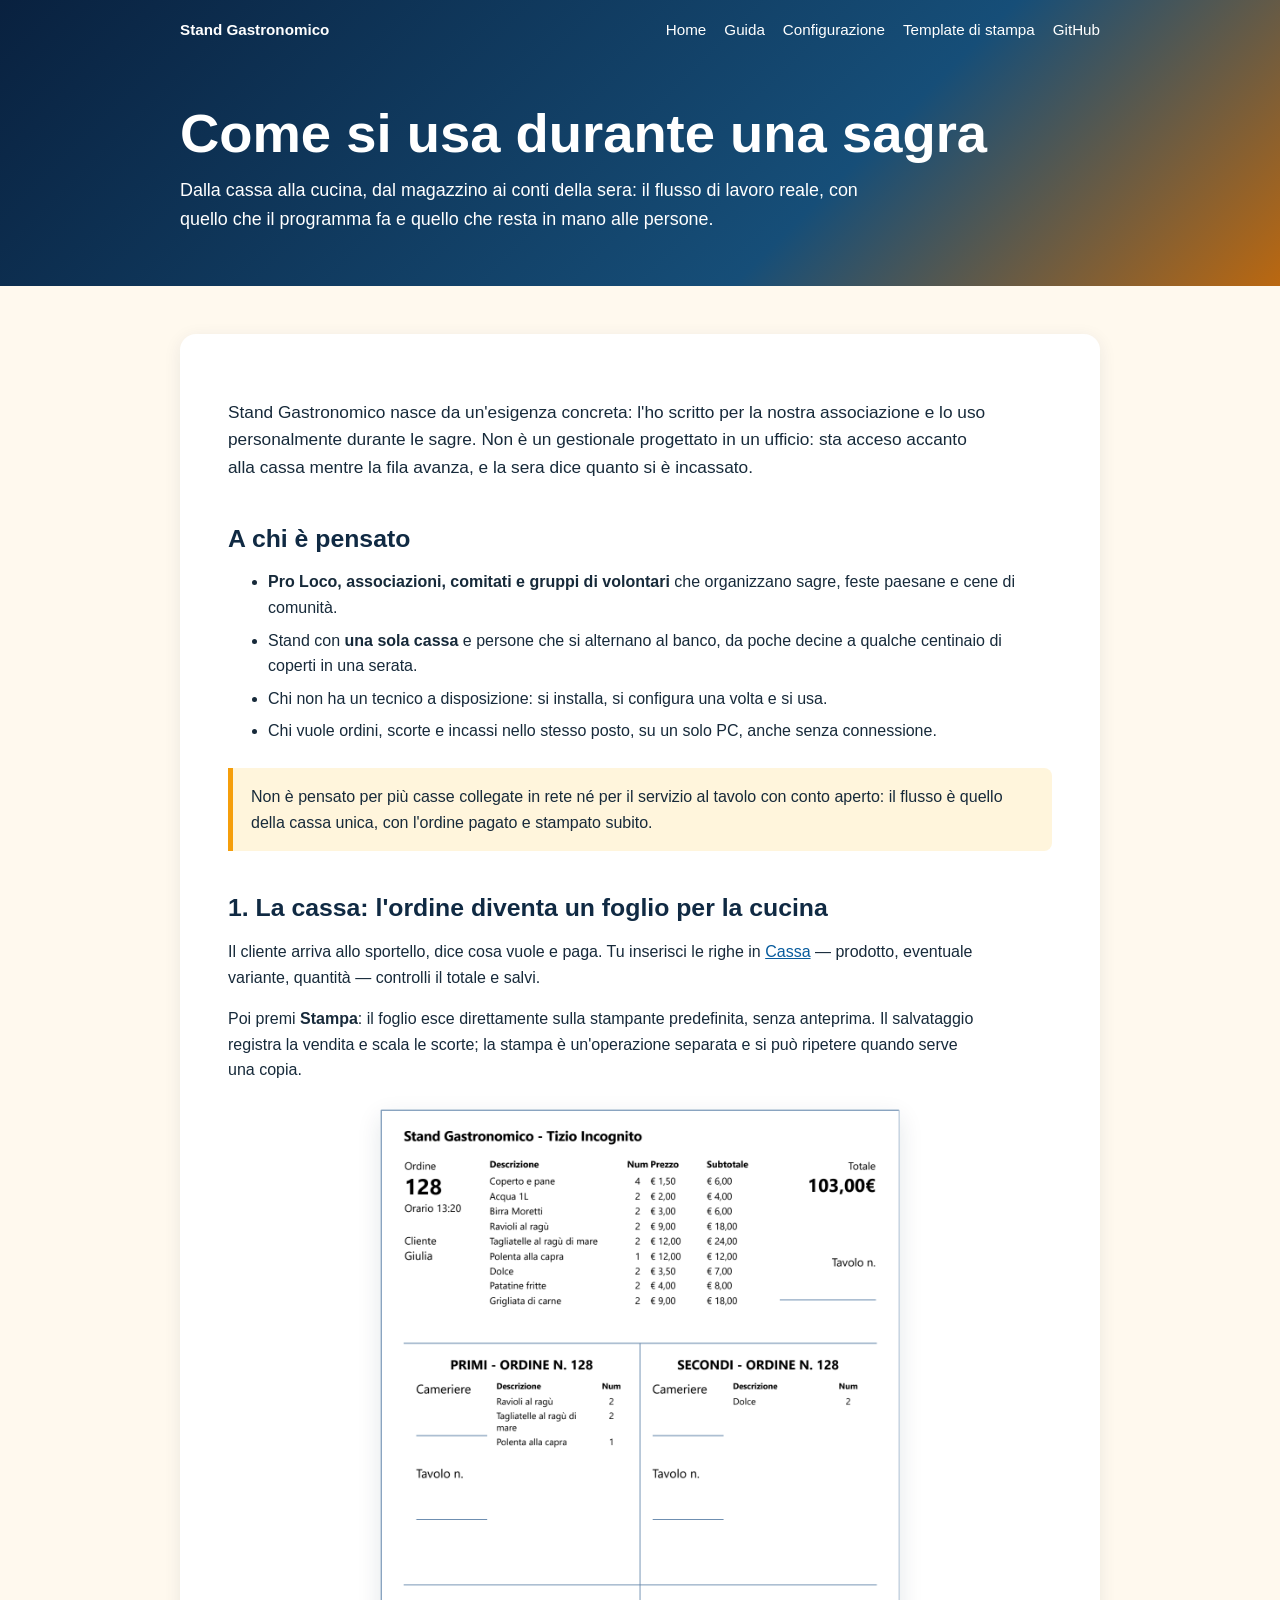
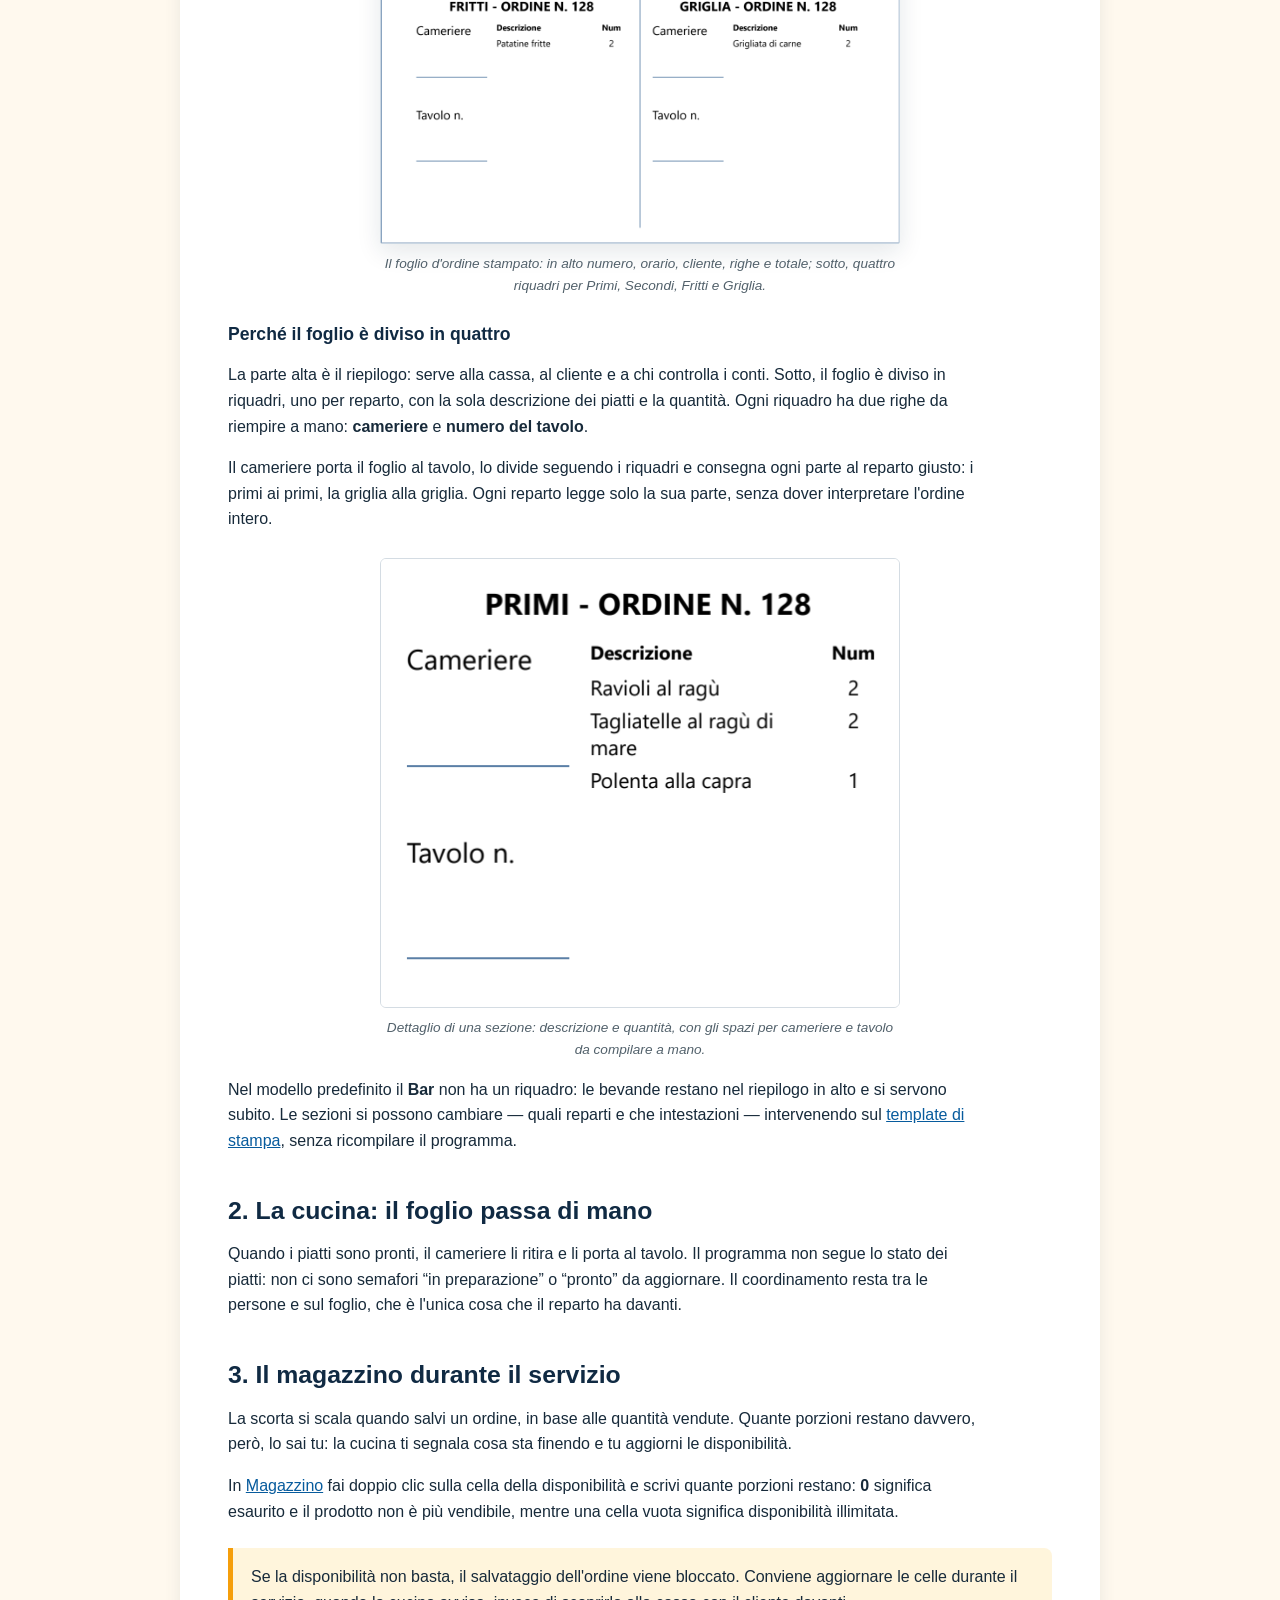
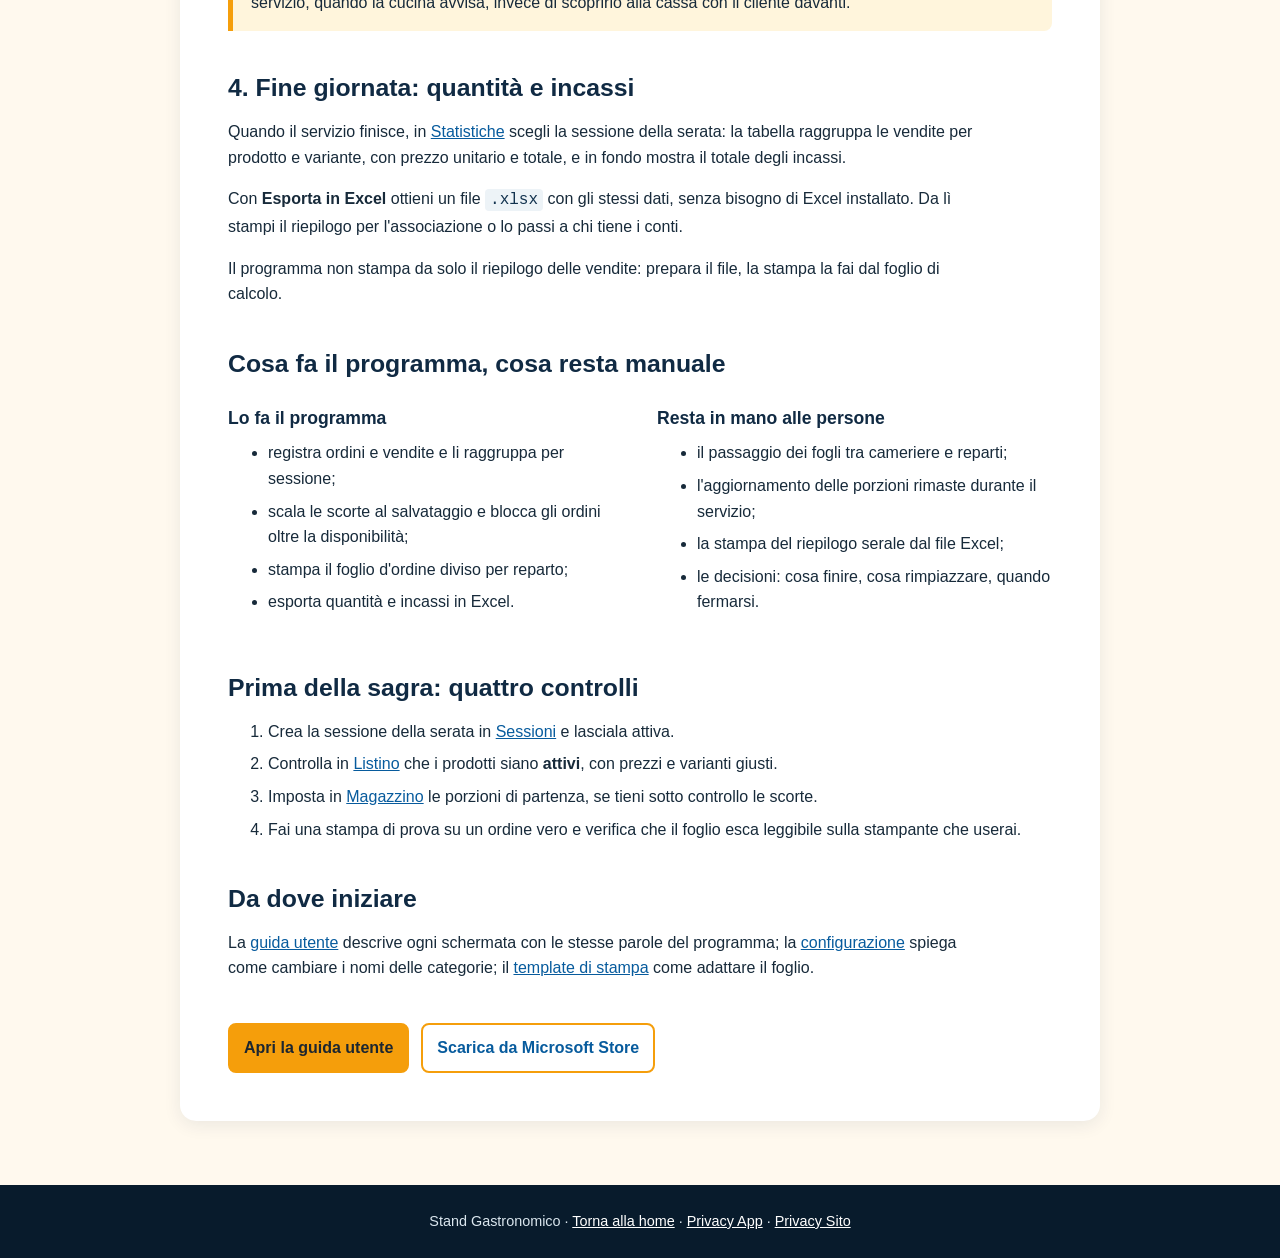
<file: docs/come-si-usa.html>
<!doctype html>
<html lang="it">
<head>
<!-- Google Tag Manager -->
<script>(function(w,d,s,l,i){w[l]=w[l]||[];w[l].push({'gtm.start':
new Date().getTime(),event:'gtm.js'});var f=d.getElementsByTagName(s)[0],
j=d.createElement(s),dl=l!='dataLayer'?'&l='+l:'';j.async=true;j.src=
'https://www.googletagmanager.com/gtm.js?id='+i+dl;f.parentNode.insertBefore(j,f);
})(window,document,'script','dataLayer','GTM-KK5J6NLQ');</script>
<!-- End Google Tag Manager -->

  <meta charset="utf-8">
  <meta name="viewport" content="width=device-width, initial-scale=1">
  <title>Come si usa durante una sagra | Stand Gastronomico</title>
  <meta name="description" content="Come si usa Stand Gastronomico durante una sagra: ordini e foglio per la cucina, passaggio ai reparti, aggiornamento manuale delle scorte, export Excel a fine serata.">
  <link rel="stylesheet" href="guide.css">
  <link rel="canonical" href="https://tizioincognito.github.io/StandGastronomico/come-si-usa.html">
  <meta property="og:type" content="article">
  <meta property="og:site_name" content="Stand Gastronomico">
  <meta property="og:locale" content="it_IT">
  <meta property="og:title" content="Come si usa durante una sagra | Stand Gastronomico">
  <meta property="og:description" content="Come si usa Stand Gastronomico durante una sagra: ordini e foglio per la cucina, passaggio ai reparti, aggiornamento manuale delle scorte, export Excel a fine serata.">
  <meta property="og:url" content="https://tizioincognito.github.io/StandGastronomico/come-si-usa.html">
  <meta property="og:image" content="https://tizioincognito.github.io/StandGastronomico/images/social-preview.jpg">
  <meta property="og:image:width" content="1672">
  <meta property="og:image:height" content="941">
  <meta property="og:image:alt" content="Stand Gastronomico: schermata della cassa con un ordine in corso">
  <meta name="twitter:card" content="summary_large_image">
  <meta name="twitter:title" content="Come si usa durante una sagra | Stand Gastronomico">
  <meta name="twitter:description" content="Ordini e foglio per la cucina, passaggio ai reparti, aggiornamento manuale delle scorte, export Excel a fine serata.">
  <meta name="twitter:image" content="https://tizioincognito.github.io/StandGastronomico/images/social-preview.jpg">
  <link rel="icon" href="favicon.ico" sizes="any">
  <link rel="icon" type="image/png" sizes="32x32" href="favicon-32x32.png">
  <link rel="apple-touch-icon" href="apple-touch-icon.png">
  <script type="application/ld+json">
    {
      "@context": "https://schema.org",
      "@type": "BreadcrumbList",
      "itemListElement": [
        { "@type": "ListItem", "position": 1, "name": "Home", "item": "https://tizioincognito.github.io/StandGastronomico/" },
        { "@type": "ListItem", "position": 2, "name": "Come si usa durante una sagra", "item": "https://tizioincognito.github.io/StandGastronomico/come-si-usa.html" }
      ]
    }
  </script>
  <style>
    .lead { font-size:1.08rem; }
    h3 { margin:28px 0 10px; font-size:1.1rem; line-height:1.25; color:var(--navy); }
    figure { margin:26px 0 10px; }
    img.shot {
      display:block; width:100%; height:auto;
      border:1px solid var(--line); border-radius:6px; background:var(--white);
      cursor:default;
    }
    .foglio { max-width:520px; margin:26px auto 6px; }
    .detail { max-width:520px; margin:26px auto 10px; }
    .foglio img { border-radius:2px; box-shadow:0 8px 24px #102a431c; border-color:#c9d6e2; }
    figcaption { margin-top:9px; text-align:center; font-size:.85rem; font-style:italic; color:var(--muted); }
    .two-lists { display:grid; grid-template-columns:1fr 1fr; gap:0 34px; margin-top:6px; }
    .two-lists h3 { margin-top:16px; }
    .two-lists ul { margin-top:0; }
    @media (max-width:700px) { .two-lists { grid-template-columns:1fr; } }
  </style>
</head>
<body>
  <header>
    <div class="wrap topbar">
      <a href="index.html"><strong>Stand Gastronomico</strong></a>
      <nav> <a href="index.html">Home</a> <a href="guida.html">Guida</a> <a href="configurazione.html">Configurazione</a> <a href="template-stampa.html">Template di stampa</a> <a href="https://github.com/TizioIncognito/StandGastronomico">GitHub</a> </nav>
    </div>
    <div class="wrap intro">
      <h1>Come si usa durante una sagra</h1>
      <p>Dalla cassa alla cucina, dal magazzino ai conti della sera: il flusso di lavoro reale, con quello che il programma fa e quello che resta in mano alle persone.</p>
    </div>
  </header>

  <main class="wrap">
    <article>
      <p class="lead">Stand Gastronomico nasce da un'esigenza concreta: l'ho scritto per la nostra associazione e lo uso personalmente durante le sagre. Non è un gestionale progettato in un ufficio: sta acceso accanto alla cassa mentre la fila avanza, e la sera dice quanto si è incassato.</p>

      <h2>A chi è pensato</h2>
      <ul>
        <li><strong>Pro Loco, associazioni, comitati e gruppi di volontari</strong> che organizzano sagre, feste paesane e cene di comunità.</li>
        <li>Stand con <strong>una sola cassa</strong> e persone che si alternano al banco, da poche decine a qualche centinaio di coperti in una serata.</li>
        <li>Chi non ha un tecnico a disposizione: si installa, si configura una volta e si usa.</li>
        <li>Chi vuole ordini, scorte e incassi nello stesso posto, su un solo PC, anche senza connessione.</li>
      </ul>
      <div class="notice">Non è pensato per più casse collegate in rete né per il servizio al tavolo con conto aperto: il flusso è quello della cassa unica, con l'ordine pagato e stampato subito.</div>

      <h2>1. La cassa: l'ordine diventa un foglio per la cucina</h2>
      <p>Il cliente arriva allo sportello, dice cosa vuole e paga. Tu inserisci le righe in <a href="guida.html#cassa">Cassa</a> — prodotto, eventuale variante, quantità — controlli il totale e salvi.</p>
      <p>Poi premi <strong>Stampa</strong>: il foglio esce direttamente sulla stampante predefinita, senza anteprima. Il salvataggio registra la vendita e scala le scorte; la stampa è un'operazione separata e si può ripetere quando serve una copia.</p>

      <figure class="foglio">
        <picture>
          <source type="image/webp" srcset="images/ordine-stampato.webp">
          <img class="shot" src="images/ordine-stampato.png" width="1190" height="1684" loading="lazy" decoding="async" alt="Foglio d'ordine stampato con numero, cliente, totale e quattro sezioni per Primi, Secondi, Fritti e Griglia">
        </picture>
        <figcaption>Il foglio d'ordine stampato: in alto numero, orario, cliente, righe e totale; sotto, quattro riquadri per Primi, Secondi, Fritti e Griglia.</figcaption>
      </figure>

      <h3>Perché il foglio è diviso in quattro</h3>
      <p>La parte alta è il riepilogo: serve alla cassa, al cliente e a chi controlla i conti. Sotto, il foglio è diviso in riquadri, uno per reparto, con la sola descrizione dei piatti e la quantità. Ogni riquadro ha due righe da riempire a mano: <strong>cameriere</strong> e <strong>numero del tavolo</strong>.</p>
      <p>Il cameriere porta il foglio al tavolo, lo divide seguendo i riquadri e consegna ogni parte al reparto giusto: i primi ai primi, la griglia alla griglia. Ogni reparto legge solo la sua parte, senza dover interpretare l'ordine intero.</p>

      <figure class="detail">
        <picture>
          <source type="image/webp" srcset="images/ordine-stampato-dettaglio.webp">
          <img class="shot" src="images/ordine-stampato-dettaglio.png" width="520" height="450" loading="lazy" decoding="async" alt="Dettaglio della sezione Primi del foglio d'ordine, con descrizione, quantità e gli spazi per cameriere e tavolo">
        </picture>
        <figcaption>Dettaglio di una sezione: descrizione e quantità, con gli spazi per cameriere e tavolo da compilare a mano.</figcaption>
      </figure>

      <p>Nel modello predefinito il <strong>Bar</strong> non ha un riquadro: le bevande restano nel riepilogo in alto e si servono subito. Le sezioni si possono cambiare — quali reparti e che intestazioni — intervenendo sul <a href="template-stampa.html">template di stampa</a>, senza ricompilare il programma.</p>

      <h2>2. La cucina: il foglio passa di mano</h2>
      <p>Quando i piatti sono pronti, il cameriere li ritira e li porta al tavolo. Il programma non segue lo stato dei piatti: non ci sono semafori “in preparazione” o “pronto” da aggiornare. Il coordinamento resta tra le persone e sul foglio, che è l'unica cosa che il reparto ha davanti.</p>

      <h2>3. Il magazzino durante il servizio</h2>
      <p>La scorta si scala quando salvi un ordine, in base alle quantità vendute. Quante porzioni restano davvero, però, lo sai tu: la cucina ti segnala cosa sta finendo e tu aggiorni le disponibilità.</p>
      <p>In <a href="guida.html#magazzino">Magazzino</a> fai doppio clic sulla cella della disponibilità e scrivi quante porzioni restano: <strong>0</strong> significa esaurito e il prodotto non è più vendibile, mentre una cella vuota significa disponibilità illimitata.</p>
      <div class="notice">Se la disponibilità non basta, il salvataggio dell'ordine viene bloccato. Conviene aggiornare le celle durante il servizio, quando la cucina avvisa, invece di scoprirlo alla cassa con il cliente davanti.</div>

      <h2>4. Fine giornata: quantità e incassi</h2>
      <p>Quando il servizio finisce, in <a href="guida.html#statistiche">Statistiche</a> scegli la sessione della serata: la tabella raggruppa le vendite per prodotto e variante, con prezzo unitario e totale, e in fondo mostra il totale degli incassi.</p>
      <p>Con <strong>Esporta in Excel</strong> ottieni un file <code>.xlsx</code> con gli stessi dati, senza bisogno di Excel installato. Da lì stampi il riepilogo per l'associazione o lo passi a chi tiene i conti.</p>
      <p>Il programma non stampa da solo il riepilogo delle vendite: prepara il file, la stampa la fai dal foglio di calcolo.</p>

      <h2>Cosa fa il programma, cosa resta manuale</h2>
      <div class="two-lists">
        <div>
          <h3>Lo fa il programma</h3>
          <ul>
            <li>registra ordini e vendite e li raggruppa per sessione;</li>
            <li>scala le scorte al salvataggio e blocca gli ordini oltre la disponibilità;</li>
            <li>stampa il foglio d'ordine diviso per reparto;</li>
            <li>esporta quantità e incassi in Excel.</li>
          </ul>
        </div>
        <div>
          <h3>Resta in mano alle persone</h3>
          <ul>
            <li>il passaggio dei fogli tra cameriere e reparti;</li>
            <li>l'aggiornamento delle porzioni rimaste durante il servizio;</li>
            <li>la stampa del riepilogo serale dal file Excel;</li>
            <li>le decisioni: cosa finire, cosa rimpiazzare, quando fermarsi.</li>
          </ul>
        </div>
      </div>

      <h2>Prima della sagra: quattro controlli</h2>
      <ol>
        <li>Crea la sessione della serata in <a href="guida.html#sessioni">Sessioni</a> e lasciala attiva.</li>
        <li>Controlla in <a href="guida.html#listino">Listino</a> che i prodotti siano <strong>attivi</strong>, con prezzi e varianti giusti.</li>
        <li>Imposta in <a href="guida.html#magazzino">Magazzino</a> le porzioni di partenza, se tieni sotto controllo le scorte.</li>
        <li>Fai una stampa di prova su un ordine vero e verifica che il foglio esca leggibile sulla stampante che userai.</li>
      </ol>

      <h2>Da dove iniziare</h2>
      <p>La <a href="guida.html">guida utente</a> descrive ogni schermata con le stesse parole del programma; la <a href="configurazione.html">configurazione</a> spiega come cambiare i nomi delle categorie; il <a href="template-stampa.html">template di stampa</a> come adattare il foglio.</p>
      <div class="next">
        <a class="button" href="guida.html">Apri la guida utente</a>
        <a class="button alt" href="https://apps.microsoft.com/detail/9NR1VJFHKFB3">Scarica da Microsoft Store</a>
      </div>
    </article>
  </main>

  <footer><div class="wrap">Stand Gastronomico · <a href="index.html">Torna alla home</a> · <a href="privacy-stand-gastronomico.html">Privacy App</a> · <a href="privacy-sito.html">Privacy Sito</a></div></footer>
</body>
</html>
</file>
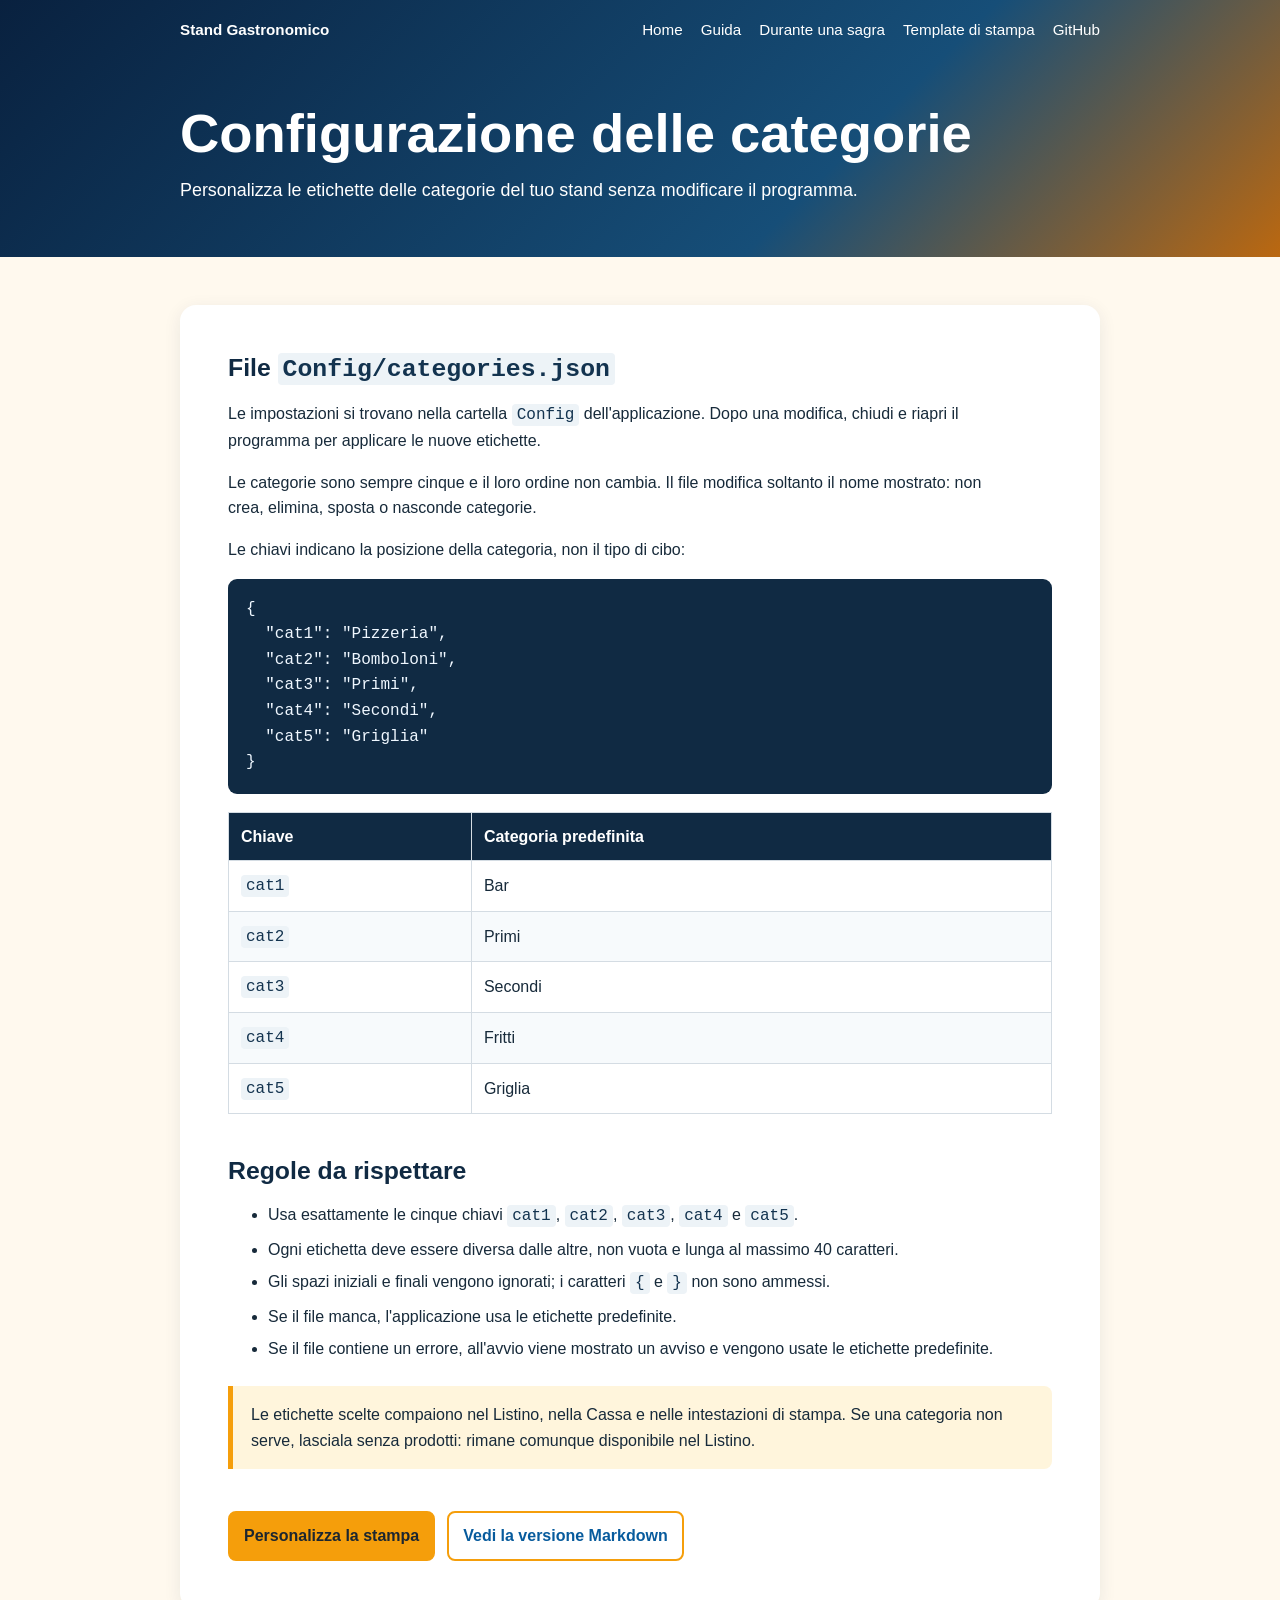
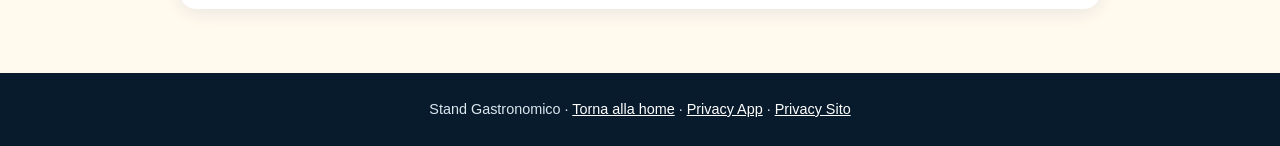
<file: docs/configurazione.html>
<!doctype html>
<html lang="it">
<head>
<!-- Google Tag Manager -->
<script>(function(w,d,s,l,i){w[l]=w[l]||[];w[l].push({'gtm.start':
new Date().getTime(),event:'gtm.js'});var f=d.getElementsByTagName(s)[0],
j=d.createElement(s),dl=l!='dataLayer'?'&l='+l:'';j.async=true;j.src=
'https://www.googletagmanager.com/gtm.js?id='+i+dl;f.parentNode.insertBefore(j,f);
})(window,document,'script','dataLayer','GTM-KK5J6NLQ');</script>
<!-- End Google Tag Manager -->

  <meta charset="utf-8">
  <meta name="viewport" content="width=device-width, initial-scale=1">
  <title>Configurazione delle categorie | Stand Gastronomico</title>
  <meta name="description" content="Come personalizzare le etichette delle categorie in Stand Gastronomico attraverso il file Config/categories.json.">
  <link rel="stylesheet" href="guide.css">
  <link rel="canonical" href="https://tizioincognito.github.io/StandGastronomico/configurazione.html">
  <meta property="og:type" content="website">
  <meta property="og:site_name" content="Stand Gastronomico">
  <meta property="og:locale" content="it_IT">
  <meta property="og:title" content="Configurazione delle categorie | Stand Gastronomico">
  <meta property="og:description" content="Come personalizzare le etichette delle categorie in Stand Gastronomico attraverso il file Config/categories.json.">
  <meta property="og:url" content="https://tizioincognito.github.io/StandGastronomico/configurazione.html">
  <meta property="og:image" content="https://tizioincognito.github.io/StandGastronomico/images/social-preview.jpg">
  <meta property="og:image:width" content="1672">
  <meta property="og:image:height" content="941">
  <meta property="og:image:alt" content="Stand Gastronomico: schermata della cassa con un ordine in corso">
  <meta name="twitter:card" content="summary_large_image">
  <meta name="twitter:title" content="Configurazione delle categorie | Stand Gastronomico">
  <meta name="twitter:description" content="Come personalizzare le etichette delle categorie in Stand Gastronomico attraverso il file Config/categories.json.">
  <meta name="twitter:image" content="https://tizioincognito.github.io/StandGastronomico/images/social-preview.jpg">
  <link rel="icon" href="favicon.ico" sizes="any">
  <link rel="icon" type="image/png" sizes="32x32" href="favicon-32x32.png">
  <link rel="apple-touch-icon" href="apple-touch-icon.png">
  <script type="application/ld+json">
    {
      "@context": "https://schema.org",
      "@type": "BreadcrumbList",
      "itemListElement": [
        { "@type": "ListItem", "position": 1, "name": "Home", "item": "https://tizioincognito.github.io/StandGastronomico/" },
        { "@type": "ListItem", "position": 2, "name": "Configurazione", "item": "https://tizioincognito.github.io/StandGastronomico/configurazione.html" }
      ]
    }
  </script>
</head>
<body>
  <header>
    <div class="wrap topbar">
      <a href="index.html"><strong>Stand Gastronomico</strong></a>
      <nav> <a href="index.html">Home</a> <a href="guida.html">Guida</a> <a href="come-si-usa.html">Durante una sagra</a> <a href="template-stampa.html">Template di stampa</a> <a href="https://github.com/TizioIncognito/StandGastronomico">GitHub</a> </nav>
    </div>
    <div class="wrap intro"><h1>Configurazione delle categorie</h1><p>Personalizza le etichette delle categorie del tuo stand senza modificare il programma.</p></div>
  </header>
  <main class="wrap">
    <article>
      <h2>File <code>Config/categories.json</code></h2>
      <p>Le impostazioni si trovano nella cartella <code>Config</code> dell'applicazione. Dopo una modifica, chiudi e riapri il programma per applicare le nuove etichette.</p>
      <p>Le categorie sono sempre cinque e il loro ordine non cambia. Il file modifica soltanto il nome mostrato: non crea, elimina, sposta o nasconde categorie.</p>
      <p>Le chiavi indicano la posizione della categoria, non il tipo di cibo:</p>
      <pre><code>{
  "cat1": "Pizzeria",
  "cat2": "Bomboloni",
  "cat3": "Primi",
  "cat4": "Secondi",
  "cat5": "Griglia"
}</code></pre>
      <table><thead><tr><th>Chiave</th><th>Categoria predefinita</th></tr></thead><tbody>
        <tr><td><code>cat1</code></td><td>Bar</td></tr><tr><td><code>cat2</code></td><td>Primi</td></tr><tr><td><code>cat3</code></td><td>Secondi</td></tr><tr><td><code>cat4</code></td><td>Fritti</td></tr><tr><td><code>cat5</code></td><td>Griglia</td></tr>
      </tbody></table>
      <h2>Regole da rispettare</h2>
      <ul>
        <li>Usa esattamente le cinque chiavi <code>cat1</code>, <code>cat2</code>, <code>cat3</code>, <code>cat4</code> e <code>cat5</code>.</li>
        <li>Ogni etichetta deve essere diversa dalle altre, non vuota e lunga al massimo 40 caratteri.</li>
        <li>Gli spazi iniziali e finali vengono ignorati; i caratteri <code>{</code> e <code>}</code> non sono ammessi.</li>
        <li>Se il file manca, l'applicazione usa le etichette predefinite.</li>
        <li>Se il file contiene un errore, all'avvio viene mostrato un avviso e vengono usate le etichette predefinite.</li>
      </ul>
      <div class="notice">Le etichette scelte compaiono nel Listino, nella Cassa e nelle intestazioni di stampa. Se una categoria non serve, lasciala senza prodotti: rimane comunque disponibile nel Listino.</div>
      <div class="next"><a class="button" href="template-stampa.html">Personalizza la stampa</a><a class="button alt" href="https://github.com/TizioIncognito/StandGastronomico/blob/master/documentazione/CONFIGURAZIONE.md">Vedi la versione Markdown</a></div>
    </article>
  </main>
  <footer><div class="wrap">Stand Gastronomico · <a href="index.html">Torna alla home</a> · <a href="privacy-stand-gastronomico.html">Privacy App</a> · <a href="privacy-sito.html">Privacy Sito</a></div></footer>
</body>
</html>
</file>
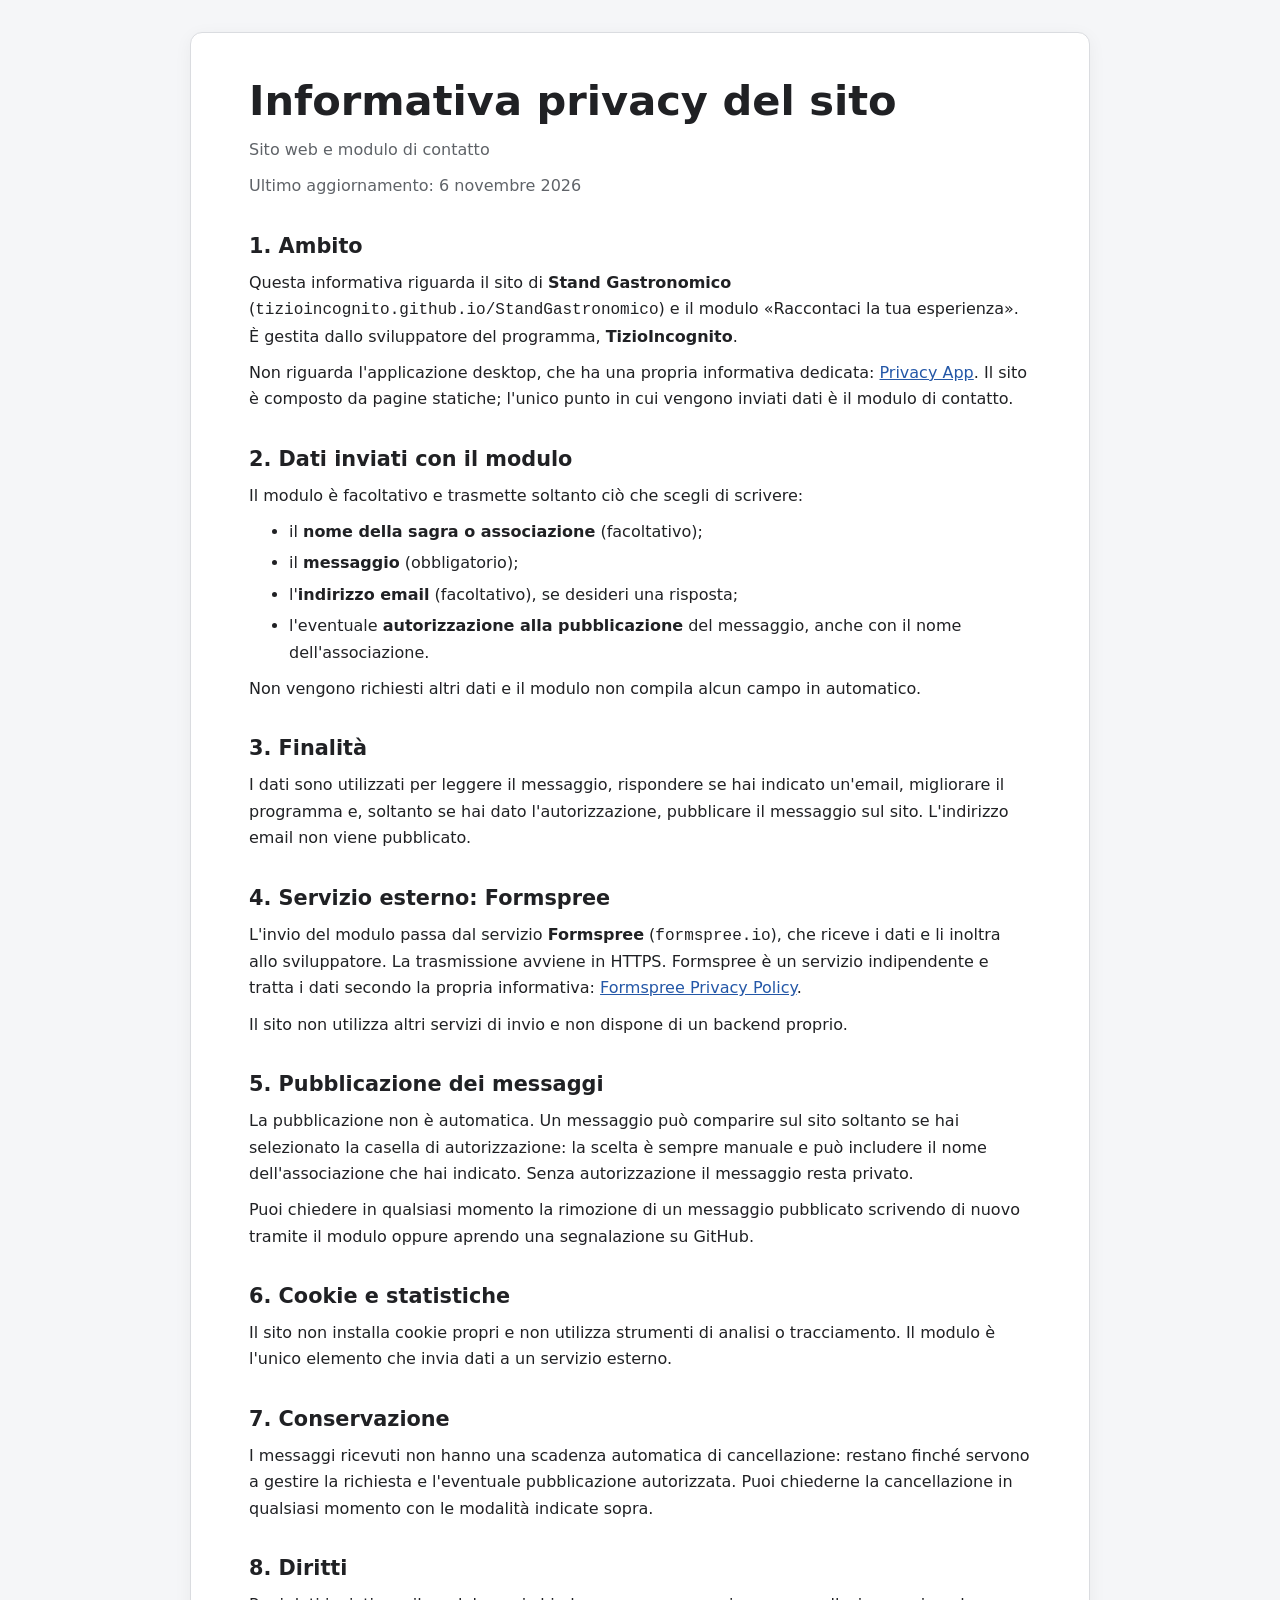
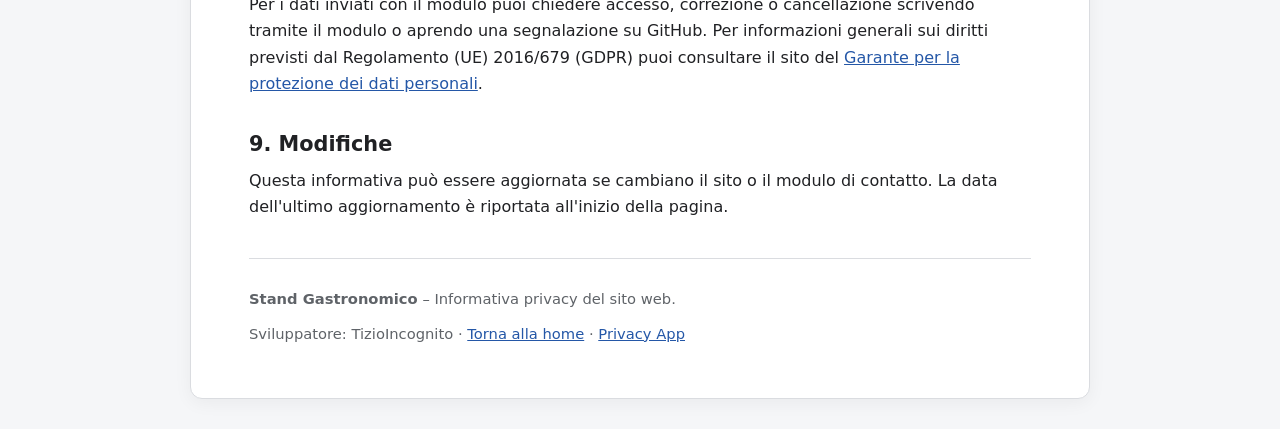
<file: docs/privacy-sito.html>
<!doctype html>
<html lang="it">
<head>
<!-- Google Tag Manager -->
<script>(function(w,d,s,l,i){w[l]=w[l]||[];w[l].push({'gtm.start':
new Date().getTime(),event:'gtm.js'});var f=d.getElementsByTagName(s)[0],
j=d.createElement(s),dl=l!='dataLayer'?'&l='+l:'';j.async=true;j.src=
'https://www.googletagmanager.com/gtm.js?id='+i+dl;f.parentNode.insertBefore(j,f);
})(window,document,'script','dataLayer','GTM-KK5J6NLQ');</script>
<!-- End Google Tag Manager -->

  <meta charset="utf-8">
  <meta name="viewport" content="width=device-width, initial-scale=1">
  <meta name="description" content="Informativa privacy del sito di Stand Gastronomico e del modulo di contatto: quali dati vengono inviati, finalità, Formspree e pubblicazione dei messaggi.">
  <title>Informativa privacy del sito – Stand Gastronomico</title>
  <style>
    :root {
      color-scheme: light;
      --ink: #202124;
      --muted: #5f6368;
      --line: #dadce0;
      --accent: #2457a7;
      --note: #fff8e1;
    }
    * { box-sizing: border-box; }
    body {
      margin: 0;
      padding: 32px 18px;
      background: #f5f6f8;
      color: var(--ink);
      font: 16px/1.65 system-ui, -apple-system, "Segoe UI", Roboto, Arial, sans-serif;
    }
    main {
      max-width: 900px;
      margin: 0 auto;
      padding: 42px clamp(22px, 5vw, 58px);
      background: #fff;
      border: 1px solid var(--line);
      border-radius: 12px;
      box-shadow: 0 4px 18px rgb(0 0 0 / 5%);
    }
    h1, h2 { line-height: 1.25; }
    h1 { margin: 0 0 8px; font-size: clamp(2rem, 4vw, 2.6rem); }
    h2 { margin: 34px 0 10px; font-size: 1.3rem; }
    p, ul { margin: 10px 0; }
    li { margin: 5px 0; }
    .subtitle, .updated { color: var(--muted); }
    a { color: var(--accent); overflow-wrap: anywhere; }
    footer {
      margin-top: 38px;
      padding-top: 18px;
      border-top: 1px solid var(--line);
      color: var(--muted);
      font-size: .92rem;
    }
    @media (max-width: 560px) {
      body { padding: 0; }
      main { border: 0; border-radius: 0; padding: 28px 20px; }
    }
  </style>
  <link rel="canonical" href="https://tizioincognito.github.io/StandGastronomico/privacy-sito.html">
  <meta property="og:type" content="website">
  <meta property="og:site_name" content="Stand Gastronomico">
  <meta property="og:locale" content="it_IT">
  <meta property="og:title" content="Informativa privacy del sito – Stand Gastronomico">
  <meta property="og:description" content="Informativa privacy del sito di Stand Gastronomico e del modulo di contatto: quali dati vengono inviati, finalità, Formspree e pubblicazione dei messaggi.">
  <meta property="og:url" content="https://tizioincognito.github.io/StandGastronomico/privacy-sito.html">
  <meta property="og:image" content="https://tizioincognito.github.io/StandGastronomico/images/social-preview.jpg">
  <meta property="og:image:width" content="1672">
  <meta property="og:image:height" content="941">
  <meta property="og:image:alt" content="Stand Gastronomico: schermata della cassa con un ordine in corso">
  <meta name="twitter:card" content="summary_large_image">
  <meta name="twitter:title" content="Informativa privacy del sito – Stand Gastronomico">
  <meta name="twitter:description" content="Informativa privacy del sito e del modulo di contatto di Stand Gastronomico.">
  <meta name="twitter:image" content="https://tizioincognito.github.io/StandGastronomico/images/social-preview.jpg">
  <link rel="icon" href="favicon.ico" sizes="any">
  <link rel="icon" type="image/png" sizes="32x32" href="favicon-32x32.png">
  <link rel="apple-touch-icon" href="apple-touch-icon.png">
  <script type="application/ld+json">
    {
      "@context": "https://schema.org",
      "@type": "BreadcrumbList",
      "itemListElement": [
        { "@type": "ListItem", "position": 1, "name": "Home", "item": "https://tizioincognito.github.io/StandGastronomico/" },
        { "@type": "ListItem", "position": 2, "name": "Informativa privacy del sito", "item": "https://tizioincognito.github.io/StandGastronomico/privacy-sito.html" }
      ]
    }
  </script>
</head>
<body>
<main>
  <header>
    <h1>Informativa privacy del sito</h1>
    <p class="subtitle">Sito web e modulo di contatto</p>
    <p class="updated">Ultimo aggiornamento: 6 novembre 2026</p>
  </header>

  <h2>1. Ambito</h2>
  <p>
    Questa informativa riguarda il sito di <strong>Stand Gastronomico</strong>
    (<code>tizioincognito.github.io/StandGastronomico</code>) e il modulo «Raccontaci la tua esperienza».
    È gestita dallo sviluppatore del programma, <strong>TizioIncognito</strong>.
  </p>
  <p>
    Non riguarda l'applicazione desktop, che ha una propria informativa dedicata:
    <a href="privacy-stand-gastronomico.html">Privacy App</a>.
    Il sito è composto da pagine statiche; l'unico punto in cui vengono inviati dati è il modulo di contatto.
  </p>

  <h2>2. Dati inviati con il modulo</h2>
  <p>Il modulo è facoltativo e trasmette soltanto ciò che scegli di scrivere:</p>
  <ul>
    <li>il <strong>nome della sagra o associazione</strong> (facoltativo);</li>
    <li>il <strong>messaggio</strong> (obbligatorio);</li>
    <li>l'<strong>indirizzo email</strong> (facoltativo), se desideri una risposta;</li>
    <li>l'eventuale <strong>autorizzazione alla pubblicazione</strong> del messaggio, anche con il nome dell'associazione.</li>
  </ul>
  <p>Non vengono richiesti altri dati e il modulo non compila alcun campo in automatico.</p>

  <h2>3. Finalità</h2>
  <p>
    I dati sono utilizzati per leggere il messaggio, rispondere se hai indicato un'email,
    migliorare il programma e, soltanto se hai dato l'autorizzazione, pubblicare il messaggio sul sito.
    L'indirizzo email non viene pubblicato.
  </p>

  <h2>4. Servizio esterno: Formspree</h2>
  <p>
    L'invio del modulo passa dal servizio <strong>Formspree</strong> (<code>formspree.io</code>), che riceve i dati
    e li inoltra allo sviluppatore. La trasmissione avviene in HTTPS. Formspree è un servizio indipendente e tratta
    i dati secondo la propria informativa:
    <a href="https://formspree.io/legal/privacy-policy/" rel="noopener noreferrer">Formspree Privacy Policy</a>.
  </p>
  <p>Il sito non utilizza altri servizi di invio e non dispone di un backend proprio.</p>

  <h2>5. Pubblicazione dei messaggi</h2>
  <p>
    La pubblicazione non è automatica. Un messaggio può comparire sul sito soltanto se hai selezionato la casella
    di autorizzazione: la scelta è sempre manuale e può includere il nome dell'associazione che hai indicato.
    Senza autorizzazione il messaggio resta privato.
  </p>
  <p>
    Puoi chiedere in qualsiasi momento la rimozione di un messaggio pubblicato scrivendo di nuovo tramite il modulo
    oppure aprendo una segnalazione su GitHub.
  </p>

  <h2>6. Cookie e statistiche</h2>
  <p>
    Il sito non installa cookie propri e non utilizza strumenti di analisi o tracciamento.
    Il modulo è l'unico elemento che invia dati a un servizio esterno.
  </p>

  <h2>7. Conservazione</h2>
  <p>
    I messaggi ricevuti non hanno una scadenza automatica di cancellazione: restano finché servono a gestire la
    richiesta e l'eventuale pubblicazione autorizzata. Puoi chiederne la cancellazione in qualsiasi momento con le
    modalità indicate sopra.
  </p>

  <h2>8. Diritti</h2>
  <p>
    Per i dati inviati con il modulo puoi chiedere accesso, correzione o cancellazione scrivendo tramite il modulo
    o aprendo una segnalazione su GitHub. Per informazioni generali sui diritti previsti dal Regolamento (UE)
    2016/679 (GDPR) puoi consultare il sito del
    <a href="https://www.garanteprivacy.it/" rel="noopener noreferrer">Garante per la protezione dei dati personali</a>.
  </p>

  <h2>9. Modifiche</h2>
  <p>
    Questa informativa può essere aggiornata se cambiano il sito o il modulo di contatto. La data dell'ultimo
    aggiornamento è riportata all'inizio della pagina.
  </p>

  <footer>
    <p><strong>Stand Gastronomico</strong> – Informativa privacy del sito web.</p>
    <p>Sviluppatore: TizioIncognito · <a href="index.html">Torna alla home</a> · <a href="privacy-stand-gastronomico.html">Privacy App</a></p>
  </footer>
</main>
</body>
</html>
</file>
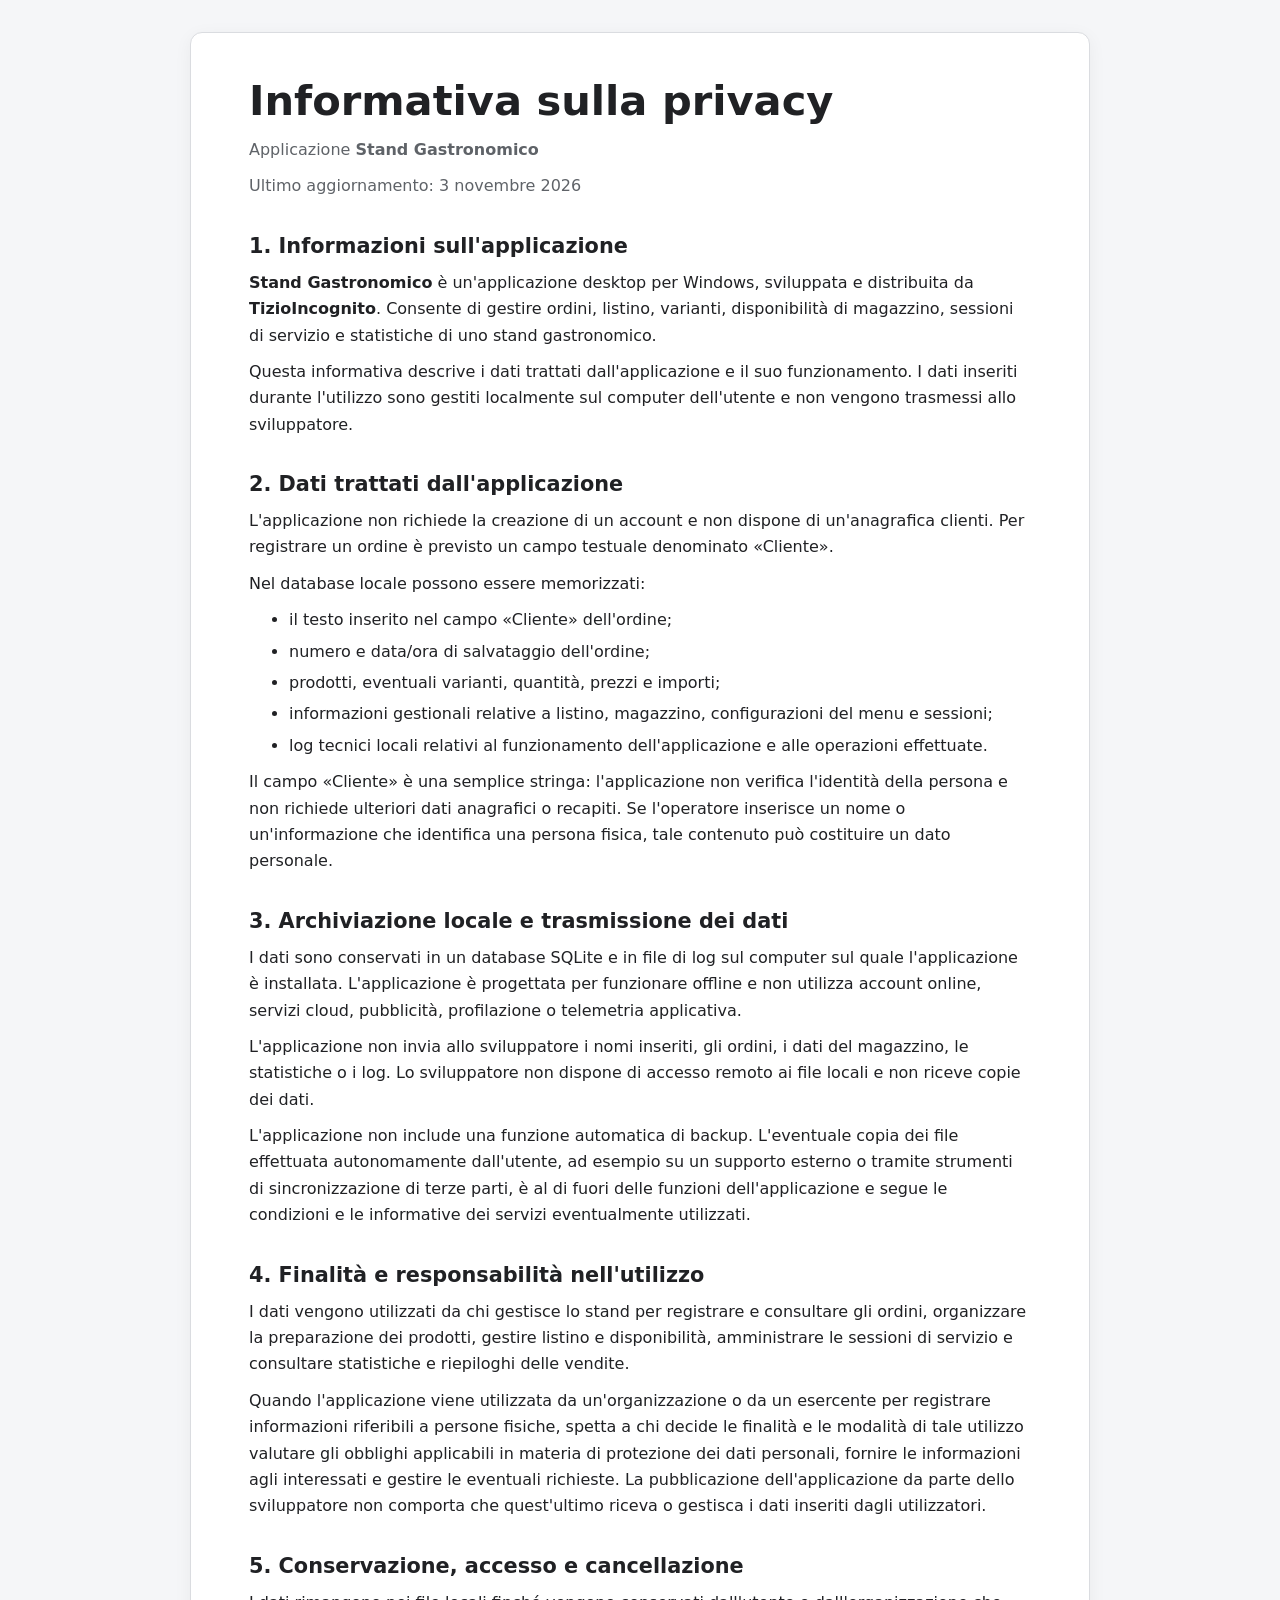
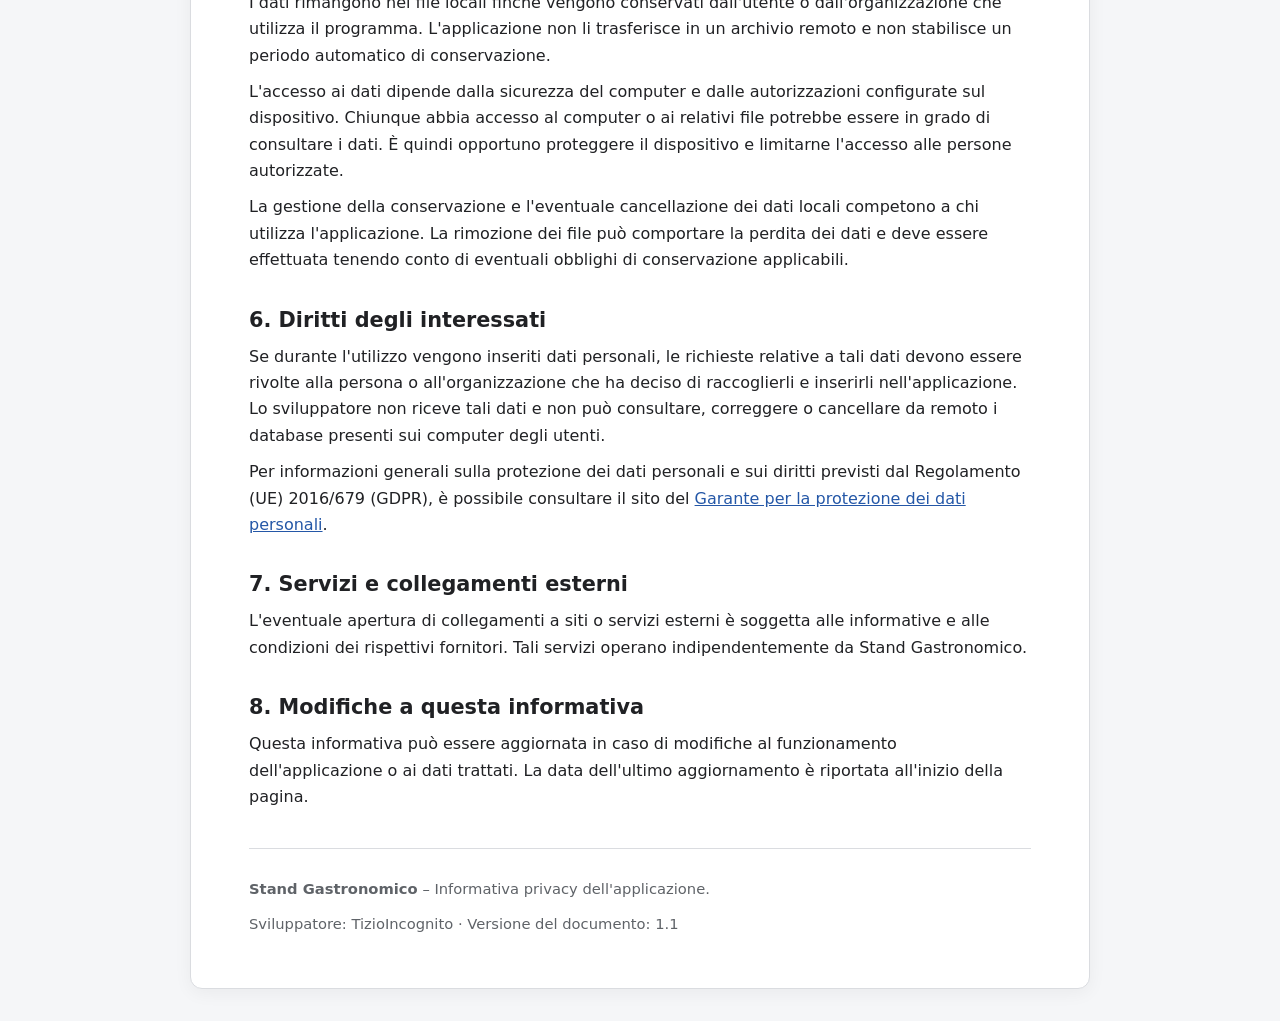
<file: docs/privacy-stand-gastronomico.html>
<!doctype html>
<html lang="it">
<head>
<!-- Google Tag Manager -->
<script>(function(w,d,s,l,i){w[l]=w[l]||[];w[l].push({'gtm.start':
new Date().getTime(),event:'gtm.js'});var f=d.getElementsByTagName(s)[0],
j=d.createElement(s),dl=l!='dataLayer'?'&l='+l:'';j.async=true;j.src=
'https://www.googletagmanager.com/gtm.js?id='+i+dl;f.parentNode.insertBefore(j,f);
})(window,document,'script','dataLayer','GTM-KK5J6NLQ');</script>
<!-- End Google Tag Manager -->

  <meta charset="utf-8">
  <meta name="viewport" content="width=device-width, initial-scale=1">
  <meta name="description" content="Informativa privacy dell'applicazione Stand Gastronomico.">
  <title>Informativa privacy – Stand Gastronomico</title>
  <style>
    :root {
      color-scheme: light;
      --ink: #202124;
      --muted: #5f6368;
      --line: #dadce0;
      --accent: #2457a7;
      --note: #fff8e1;
    }
    * { box-sizing: border-box; }
    body {
      margin: 0;
      padding: 32px 18px;
      background: #f5f6f8;
      color: var(--ink);
      font: 16px/1.65 system-ui, -apple-system, "Segoe UI", Roboto, Arial, sans-serif;
    }
    main {
      max-width: 900px;
      margin: 0 auto;
      padding: 42px clamp(22px, 5vw, 58px);
      background: #fff;
      border: 1px solid var(--line);
      border-radius: 12px;
      box-shadow: 0 4px 18px rgb(0 0 0 / 5%);
    }
    h1, h2 { line-height: 1.25; }
    h1 { margin: 0 0 8px; font-size: clamp(2rem, 4vw, 2.6rem); }
    h2 { margin: 34px 0 10px; font-size: 1.3rem; }
    p, ul { margin: 10px 0; }
    li { margin: 5px 0; }
    .subtitle, .updated { color: var(--muted); }
    a { color: var(--accent); overflow-wrap: anywhere; }
    footer {
      margin-top: 38px;
      padding-top: 18px;
      border-top: 1px solid var(--line);
      color: var(--muted);
      font-size: .92rem;
    }
    @media (max-width: 560px) {
      body { padding: 0; }
      main { border: 0; border-radius: 0; padding: 28px 20px; }
    }
  </style>
  <link rel="canonical" href="https://tizioincognito.github.io/StandGastronomico/privacy-stand-gastronomico.html">
  <meta property="og:type" content="website">
  <meta property="og:site_name" content="Stand Gastronomico">
  <meta property="og:locale" content="it_IT">
  <meta property="og:title" content="Informativa privacy – Stand Gastronomico">
  <meta property="og:description" content="Informativa privacy dell'applicazione Stand Gastronomico.">
  <meta property="og:url" content="https://tizioincognito.github.io/StandGastronomico/privacy-stand-gastronomico.html">
  <meta property="og:image" content="https://tizioincognito.github.io/StandGastronomico/images/social-preview.jpg">
  <meta property="og:image:width" content="1672">
  <meta property="og:image:height" content="941">
  <meta property="og:image:alt" content="Stand Gastronomico: schermata della cassa con un ordine in corso">
  <meta name="twitter:card" content="summary_large_image">
  <meta name="twitter:title" content="Informativa privacy – Stand Gastronomico">
  <meta name="twitter:description" content="Informativa privacy dell'applicazione Stand Gastronomico.">
  <meta name="twitter:image" content="https://tizioincognito.github.io/StandGastronomico/images/social-preview.jpg">
  <link rel="icon" href="favicon.ico" sizes="any">
  <link rel="icon" type="image/png" sizes="32x32" href="favicon-32x32.png">
  <link rel="apple-touch-icon" href="apple-touch-icon.png">
  <script type="application/ld+json">
    {
      "@context": "https://schema.org",
      "@type": "BreadcrumbList",
      "itemListElement": [
        { "@type": "ListItem", "position": 1, "name": "Home", "item": "https://tizioincognito.github.io/StandGastronomico/" },
        { "@type": "ListItem", "position": 2, "name": "Privacy", "item": "https://tizioincognito.github.io/StandGastronomico/privacy-stand-gastronomico.html" }
      ]
    }
  </script>
</head>
<body>
<main>
  <header>
    <h1>Informativa sulla privacy</h1>
    <p class="subtitle">Applicazione <strong>Stand Gastronomico</strong></p>
    <p class="updated">Ultimo aggiornamento: 3 novembre 2026</p>
  </header>

  <h2>1. Informazioni sull'applicazione</h2>
  <p>
    <strong>Stand Gastronomico</strong> è un'applicazione desktop per Windows, sviluppata e
    distribuita da <strong>TizioIncognito</strong>. Consente di gestire ordini, listino, varianti,
    disponibilità di magazzino, sessioni di servizio e statistiche di uno stand gastronomico.
  </p>
  <p>
    Questa informativa descrive i dati trattati dall'applicazione e il suo funzionamento. I dati
    inseriti durante l'utilizzo sono gestiti localmente sul computer dell'utente e non vengono
    trasmessi allo sviluppatore.
  </p>

  <h2>2. Dati trattati dall'applicazione</h2>
  <p>
    L'applicazione non richiede la creazione di un account e non dispone di un'anagrafica clienti.
    Per registrare un ordine è previsto un campo testuale denominato «Cliente».
  </p>
  <p>Nel database locale possono essere memorizzati:</p>
  <ul>
    <li>il testo inserito nel campo «Cliente» dell'ordine;</li>
    <li>numero e data/ora di salvataggio dell'ordine;</li>
    <li>prodotti, eventuali varianti, quantità, prezzi e importi;</li>
    <li>informazioni gestionali relative a listino, magazzino, configurazioni del menu e sessioni;</li>
    <li>log tecnici locali relativi al funzionamento dell'applicazione e alle operazioni effettuate.</li>
  </ul>
  <p>
    Il campo «Cliente» è una semplice stringa: l'applicazione non verifica l'identità della persona
    e non richiede ulteriori dati anagrafici o recapiti. Se l'operatore inserisce un nome o
    un'informazione che identifica una persona fisica, tale contenuto può costituire un dato
    personale.
  </p>

  <h2>3. Archiviazione locale e trasmissione dei dati</h2>
  <p>
    I dati sono conservati in un database SQLite e in file di log sul computer sul quale
    l'applicazione è installata. L'applicazione è progettata per funzionare offline e non utilizza
    account online, servizi cloud, pubblicità, profilazione o telemetria applicativa.
  </p>
  <p>
    L'applicazione non invia allo sviluppatore i nomi inseriti, gli ordini, i dati del magazzino,
    le statistiche o i log. Lo sviluppatore non dispone di accesso remoto ai file locali e non
    riceve copie dei dati.
  </p>
  <p>
    L'applicazione non include una funzione automatica di backup. L'eventuale copia dei file
    effettuata autonomamente dall'utente, ad esempio su un supporto esterno o tramite strumenti
    di sincronizzazione di terze parti, è al di fuori delle funzioni dell'applicazione e segue le
    condizioni e le informative dei servizi eventualmente utilizzati.
  </p>

  <h2>4. Finalità e responsabilità nell'utilizzo</h2>
  <p>
    I dati vengono utilizzati da chi gestisce lo stand per registrare e consultare gli ordini,
    organizzare la preparazione dei prodotti, gestire listino e disponibilità, amministrare le
    sessioni di servizio e consultare statistiche e riepiloghi delle vendite.
  </p>
  <p>
    Quando l'applicazione viene utilizzata da un'organizzazione o da un esercente per registrare
    informazioni riferibili a persone fisiche, spetta a chi decide le finalità e le modalità di
    tale utilizzo valutare gli obblighi applicabili in materia di protezione dei dati personali,
    fornire le informazioni agli interessati e gestire le eventuali richieste. La pubblicazione
    dell'applicazione da parte dello sviluppatore non comporta che quest'ultimo riceva o gestisca
    i dati inseriti dagli utilizzatori.
  </p>

  <h2>5. Conservazione, accesso e cancellazione</h2>
  <p>
    I dati rimangono nei file locali finché vengono conservati dall'utente o dall'organizzazione
    che utilizza il programma. L'applicazione non li trasferisce in un archivio remoto e non
    stabilisce un periodo automatico di conservazione.
  </p>
  <p>
    L'accesso ai dati dipende dalla sicurezza del computer e dalle autorizzazioni configurate sul
    dispositivo. Chiunque abbia accesso al computer o ai relativi file potrebbe essere in grado
    di consultare i dati. È quindi opportuno proteggere il dispositivo e limitarne l'accesso alle
    persone autorizzate.
  </p>
  <p>
    La gestione della conservazione e l'eventuale cancellazione dei dati locali competono a chi
    utilizza l'applicazione. La rimozione dei file può comportare la perdita dei dati e deve essere
    effettuata tenendo conto di eventuali obblighi di conservazione applicabili.
  </p>

  <h2>6. Diritti degli interessati</h2>
  <p>
    Se durante l'utilizzo vengono inseriti dati personali, le richieste relative a tali dati
    devono essere rivolte alla persona o all'organizzazione che ha deciso di raccoglierli e
    inserirli nell'applicazione. Lo sviluppatore non riceve tali dati e non può consultare,
    correggere o cancellare da remoto i database presenti sui computer degli utenti.
  </p>
  <p>
    Per informazioni generali sulla protezione dei dati personali e sui diritti previsti dal
    Regolamento (UE) 2016/679 (GDPR), è possibile consultare il sito del
    <a href="https://www.garanteprivacy.it/" rel="noopener noreferrer">Garante per la protezione dei dati personali</a>.
  </p>

  <h2>7. Servizi e collegamenti esterni</h2>
  <p>
    L'eventuale apertura di collegamenti a siti o servizi esterni è soggetta alle informative e
    alle condizioni dei rispettivi fornitori. Tali servizi operano indipendentemente da
    Stand Gastronomico.
  </p>

  <h2>8. Modifiche a questa informativa</h2>
  <p>
    Questa informativa può essere aggiornata in caso di modifiche al funzionamento
    dell'applicazione o ai dati trattati. La data dell'ultimo aggiornamento è riportata
    all'inizio della pagina.
  </p>

  <footer>
    <p><strong>Stand Gastronomico</strong> – Informativa privacy dell'applicazione.</p>
    <p>Sviluppatore: TizioIncognito · Versione del documento: 1.1</p>
  </footer>
</main>
</body>
</html>
</file>
<file: docs/guide.css>
:root { --navy:#102a43; --ink:#172a3a; --muted:#52616b; --gold:#f59e0b; --cream:#fff9ee; --white:#fff; --line:#d4dce3; }
* { box-sizing:border-box; }
body { margin:0; color:var(--ink); font-family:Segoe UI,Arial,sans-serif; line-height:1.6; background:var(--cream); }
a { color:#075b9d; }
header { color:var(--white); background:linear-gradient(135deg,#09213f,#164e78 65%,#bb6810); }
.wrap { width:min(920px,calc(100% - 40px)); margin:auto; }
.topbar { display:flex; flex-wrap:wrap; justify-content:space-between; gap:12px; padding:18px 0; font-size:.95rem; }
.topbar a { color:var(--white); text-decoration:none; }
.topbar nav { display:flex; flex-wrap:wrap; gap:18px; }
.intro { padding:44px 0 52px; }
h1 { margin:0 0 12px; font-size:clamp(2rem,5vw,3.4rem); line-height:1.1; }
.intro p { max-width:680px; margin:0; font-size:1.12rem; }
main { padding:48px 0 64px; }
picture { display:block; }
article { padding:clamp(24px,5vw,48px); border-radius:16px; background:var(--white); box-shadow:0 4px 18px #102a4315; }
h2 { margin:42px 0 14px; color:var(--navy); font-size:1.55rem; line-height:1.2; }
h2:first-child { margin-top:0; }
p,li { max-width:760px; }
li { margin:7px 0; }
code,pre { font-family:Consolas,"Courier New",monospace; }
code { padding:2px 5px; border-radius:4px; background:#edf3f7; color:#13334f; }
pre { overflow:auto; padding:18px; border-radius:9px; color:#eff7ff; background:#102a43; }
pre code { padding:0; color:inherit; background:transparent; }
table { width:100%; border-collapse:collapse; margin:18px 0; }
th,td { padding:11px 12px; text-align:left; border:1px solid var(--line); }
th { color:var(--white); background:var(--navy); }
tr:nth-child(even) { background:#f7fafc; }
.notice { margin:24px 0; padding:16px 18px; border-left:5px solid var(--gold); border-radius:0 8px 8px 0; background:#fff5dc; }
.next { display:flex; flex-wrap:wrap; gap:12px; margin-top:42px; }
.button { display:inline-block; padding:10px 14px; border:2px solid var(--gold); border-radius:8px; background:var(--gold); color:#1c2630; font-weight:700; text-decoration:none; }
.button.alt { background:var(--white); color:#075b9d; }
footer { padding:25px 0; color:#dbe7ef; background:#081b2c; text-align:center; font-size:.9rem; }
footer a { color:#fff; }
@media (max-width:600px) { .topbar { align-items:flex-start; flex-direction:column; } .topbar nav { width:100%; } article { padding:24px; } th,td { padding:9px; } }
</file>
